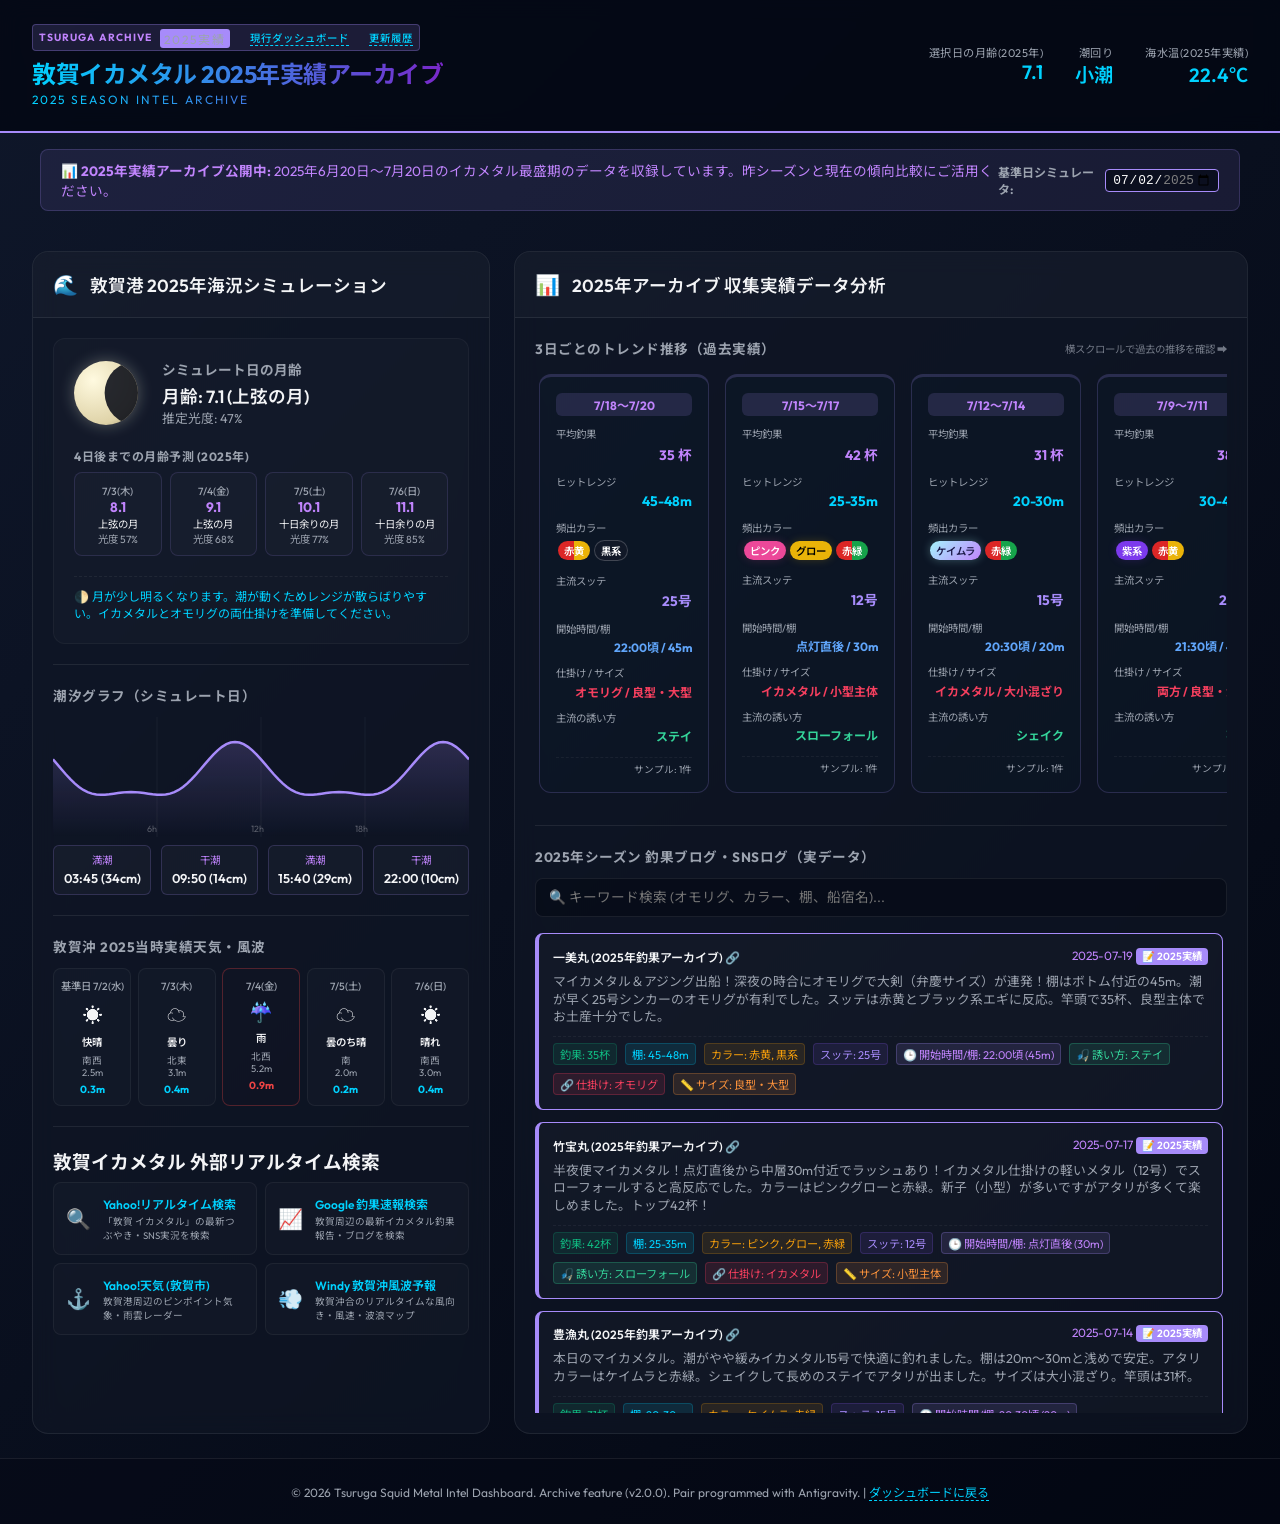
<file: archive-2025.html>
<!DOCTYPE html>
<html lang="ja">
<head>
  <meta charset="UTF-8">
  <meta name="viewport" content="width=device-width, initial-scale=1.0">
  <title>敦賀イカメタル 2025年実績アーカイブ | Tsuruga Squid Metal Intel Dashboard</title>
  <link rel="preconnect" href="https://fonts.googleapis.com">
  <link rel="preconnect" href="https://fonts.gstatic.com" crossorigin>
  <link href="https://fonts.googleapis.com/css2?family=Outfit:wght@300;400;600;700&family=Noto+Sans+JP:wght@300;400;500;700&display=swap" rel="stylesheet">
  <link rel="stylesheet" href="style.css">
</head>
<body class="dark-theme">
  <header class="app-header" style="border-bottom: 2px solid #a78bfa;">
    <div class="header-logo-section">
      <div class="header-badge" style="background: rgba(167, 139, 250, 0.15); color: #c084fc; border: 1px solid rgba(167, 139, 250, 0.3);">
        TSURUGA ARCHIVE <span class="version-badge" style="background: #a78bfa;">2025実績</span>
        <a href="index.html" style="color: var(--primary); text-decoration: none; margin-left: 12px; font-weight: 500; border-bottom: 1px dashed var(--primary);">現行ダッシュボード</a>
        <a href="changelog.html" style="color: var(--primary); text-decoration: none; margin-left: 12px; font-weight: 500; border-bottom: 1px dashed var(--primary);">更新履歴</a>
      </div>
      <h1>敦賀イカメタル 2025年実績アーカイブ <span style="color: #a78bfa;">2025 Season Intel Archive</span></h1>
    </div>
    <div class="header-stats">
      <div class="stat-item">
        <span class="label">選択日の月齢(2025年)</span>
        <span id="header-moon-phase" class="value">--.-</span>
      </div>
      <div class="stat-item">
        <span class="label">潮回り</span>
        <span id="header-tide-name" class="value">--</span>
      </div>
      <div class="stat-item">
        <span class="label">海水温(2025年実績)</span>
        <span class="value" id="header-sea-temp">22.4℃</span>
      </div>
    </div>
  </header>

  <!-- Banner for archive indicator -->
  <div style="background: rgba(167, 139, 250, 0.1); border: 1px solid rgba(167, 139, 250, 0.2); border-radius: 8px; margin: 1rem auto; max-width: 1200px; padding: 10px 20px; font-size: 0.85rem; color: #c084fc; display: flex; align-items: center; justify-content: space-between;">
    <span>📊 <strong>2025年実績アーカイブ公開中:</strong> 2025年6月20日〜7月20日のイカメタル最盛期のデータを収録しています。昨シーズンと現在の傾向比較にご活用ください。</span>
    <!-- Archive date simulator -->
    <div style="display: flex; align-items: center; gap: 8px;">
      <label for="archive-date-picker" style="font-size: 0.75rem; font-weight: bold; color: var(--text-secondary);">基準日シミュレータ:</label>
      <input type="date" id="archive-date-picker" value="2025-07-02" min="2025-06-20" max="2025-07-20" style="background: rgba(3,7,18,0.6); border: 1px solid #a78bfa; border-radius: 4px; color: white; padding: 2px 6px; font-family: monospace; font-size: 0.8rem; cursor: pointer;">
    </div>
  </div>

  <main class="dashboard-grid">
    <!-- Left Column: Sea & Weather Conditions -->
    <section class="grid-card sea-conditions-card" id="card-conditions">
      <div class="card-header">
        <div class="header-icon" style="color: #a78bfa;">🌊</div>
        <h2>敦賀港 2025年海況シミュレーション</h2>
      </div>
      <div class="card-content">
        <!-- Moon Phase Visualizer & Forecast -->
        <div class="moon-visual-wrapper">
          <div class="moon-main-section">
            <div class="moon-disk" id="moon-disk-graphic">
              <div class="moon-shadow" id="moon-shadow-graphic"></div>
            </div>
            <div class="moon-details">
              <h3>シミュレート日の月齢</h3>
              <p class="moon-age-text">月齢: <span id="detail-moon-age">0.0</span> (<span id="detail-moon-name">新月</span>)</p>
              <p class="moon-light-text">推定光度: <span id="detail-moon-illumination">0</span>%</p>
            </div>
          </div>
          
          <div class="moon-forecast-section">
            <h4>4日後までの月齢予測 (2025年)</h4>
            <div class="forecast-row" id="moon-forecast-container">
              <!-- Dynamically populated by JS -->
            </div>
          </div>

          <p class="tackle-tip" id="moon-tackle-tip">読込中...</p>
        </div>

        <div class="divider"></div>

        <!-- Tide Graph -->
        <div class="tide-graph-section">
          <h3>潮汐グラフ（シミュレート日）</h3>
          <div class="canvas-container">
            <canvas id="tide-canvas"></canvas>
          </div>
          <div class="tide-times" id="tide-times-list">
            <!-- Dynamically populated -->
          </div>
        </div>

        <div class="divider"></div>

        <!-- 5-Day Weather & Sea Condition Forecast -->
        <div class="weather-wind-widget">
          <h3>敦賀沖 2025当時実績天気・風波</h3>
          <div class="weather-forecast-grid" id="weather-forecast-container">
            <!-- Dynamically populated by JS -->
          </div>
        </div>

        <div class="divider"></div>

        <!-- Real-time External Search Navigation -->
        <div class="search-nav-widget">
          <h3>敦賀イカメタル 外部リアルタイム検索</h3>
          <div class="search-nav-links">
            <a href="https://search.yahoo.co.jp/realtime/search?p=%E6%95%A6%E8%B3%80+%E3%82%A4%E3%82%AB%E3%83%A1%E3%82%BF%E3%83%AB" target="_blank" rel="noopener noreferrer" class="search-nav-item">
              <span class="search-nav-icon">🔍</span>
              <div class="search-nav-text">
                <span class="search-nav-title">Yahoo!リアルタイム検索</span>
                <span class="search-nav-desc">「敦賀 イカメタル」の最新つぶやき・SNS実況を検索</span>
              </div>
            </a>
            <a href="https://www.google.com/search?q=%E6%95%A6%E8%B3%80+%E3%82%A4%E3%82%AB%E3%83%A1%E3%82%BF%E3%83%AB+%E9%87%A3%E6%9E%9C" target="_blank" rel="noopener noreferrer" class="search-nav-item">
              <span class="search-nav-icon">📈</span>
              <div class="search-nav-text">
                <span class="search-nav-title">Google 釣果速報検索</span>
                <span class="search-nav-desc">敦賀周辺の最新イカメタル釣果報告・ブログを検索</span>
              </div>
            </a>
            <a href="https://weather.yahoo.co.jp/weather/jp/18/5510/18202.html" target="_blank" rel="noopener noreferrer" class="search-nav-item">
              <span class="search-nav-icon">⚓</span>
              <div class="search-nav-text">
                <span class="search-nav-title">Yahoo!天気 (敦賀市)</span>
                <span class="search-nav-desc">敦賀港周辺のピンポイント気象・雨雲レーダー</span>
              </div>
            </a>
            <a href="https://www.windy.com/35.750/136.050?35.422,136.050,9" target="_blank" rel="noopener noreferrer" class="search-nav-item">
              <span class="search-nav-icon">💨</span>
              <div class="search-nav-text">
                <span class="search-nav-title">Windy 敦賀沖風波予報</span>
                <span class="search-nav-desc">敦賀沖合のリアルタイムな風向き・風速・波浪マップ</span>
              </div>
            </a>
          </div>
        </div>
      </div>
    </section>

    <!-- Center Column: Live Intel & SNS Aggregator -->
    <section class="grid-card intel-logger-card" id="card-logger">
      <div class="card-header">
        <div class="header-icon" style="color: #a78bfa;">📊</div>
        <h2>2025年アーカイブ 収集実績データ分析</h2>
      </div>
      <div class="card-content">
        <!-- 3-Day Interval Trend Timeline -->
        <div class="trends-timeline-section">
          <div class="trends-section-header">
            <h3>3日ごとのトレンド推移（過去実績）</h3>
            <span class="timeline-helper-text">横スクロールで過去の推移を確認 ➡️</span>
          </div>
          <div class="trends-timeline" id="trends-timeline-container">
            <!-- Dynamically populated by JS -->
          </div>
        </div>

        <div class="divider"></div>

        <!-- Social Media Gathered Feed -->
        <div class="sns-feed-section">
          <div class="section-title-btn">
            <h3>2025年シーズン 釣果ブログ・SNSログ（実データ）</h3>
          </div>

          <!-- Search controls -->
          <div class="feed-controls">
            <input type="text" id="feed-search" placeholder="🔍 キーワード検索 (オモリグ、カラー、棚、船宿名)...">
          </div>

          <!-- List of gathered posts -->
          <div class="feed-list-container">
            <div id="no-feeds-msg" class="empty-message hidden">該当する投稿データが見つかりませんでした。</div>
            <ul id="feed-list" class="feed-list">
              <!-- Dynamically populated from script -->
            </ul>
          </div>
        </div>
      </div>
    </section>
  </main>

  <footer class="app-footer">
    <p>&copy; 2026 Tsuruga Squid Metal Intel Dashboard. Archive feature (v2.0.0). Pair programmed with Antigravity. | <a href="index.html" style="color: var(--primary); text-decoration: none; border-bottom: 1px dashed var(--primary);">ダッシュボードに戻る</a></p>
  </footer>

  <script src="archive-2025.js?v=2.0.0"></script>
</body>
</html>
</file>
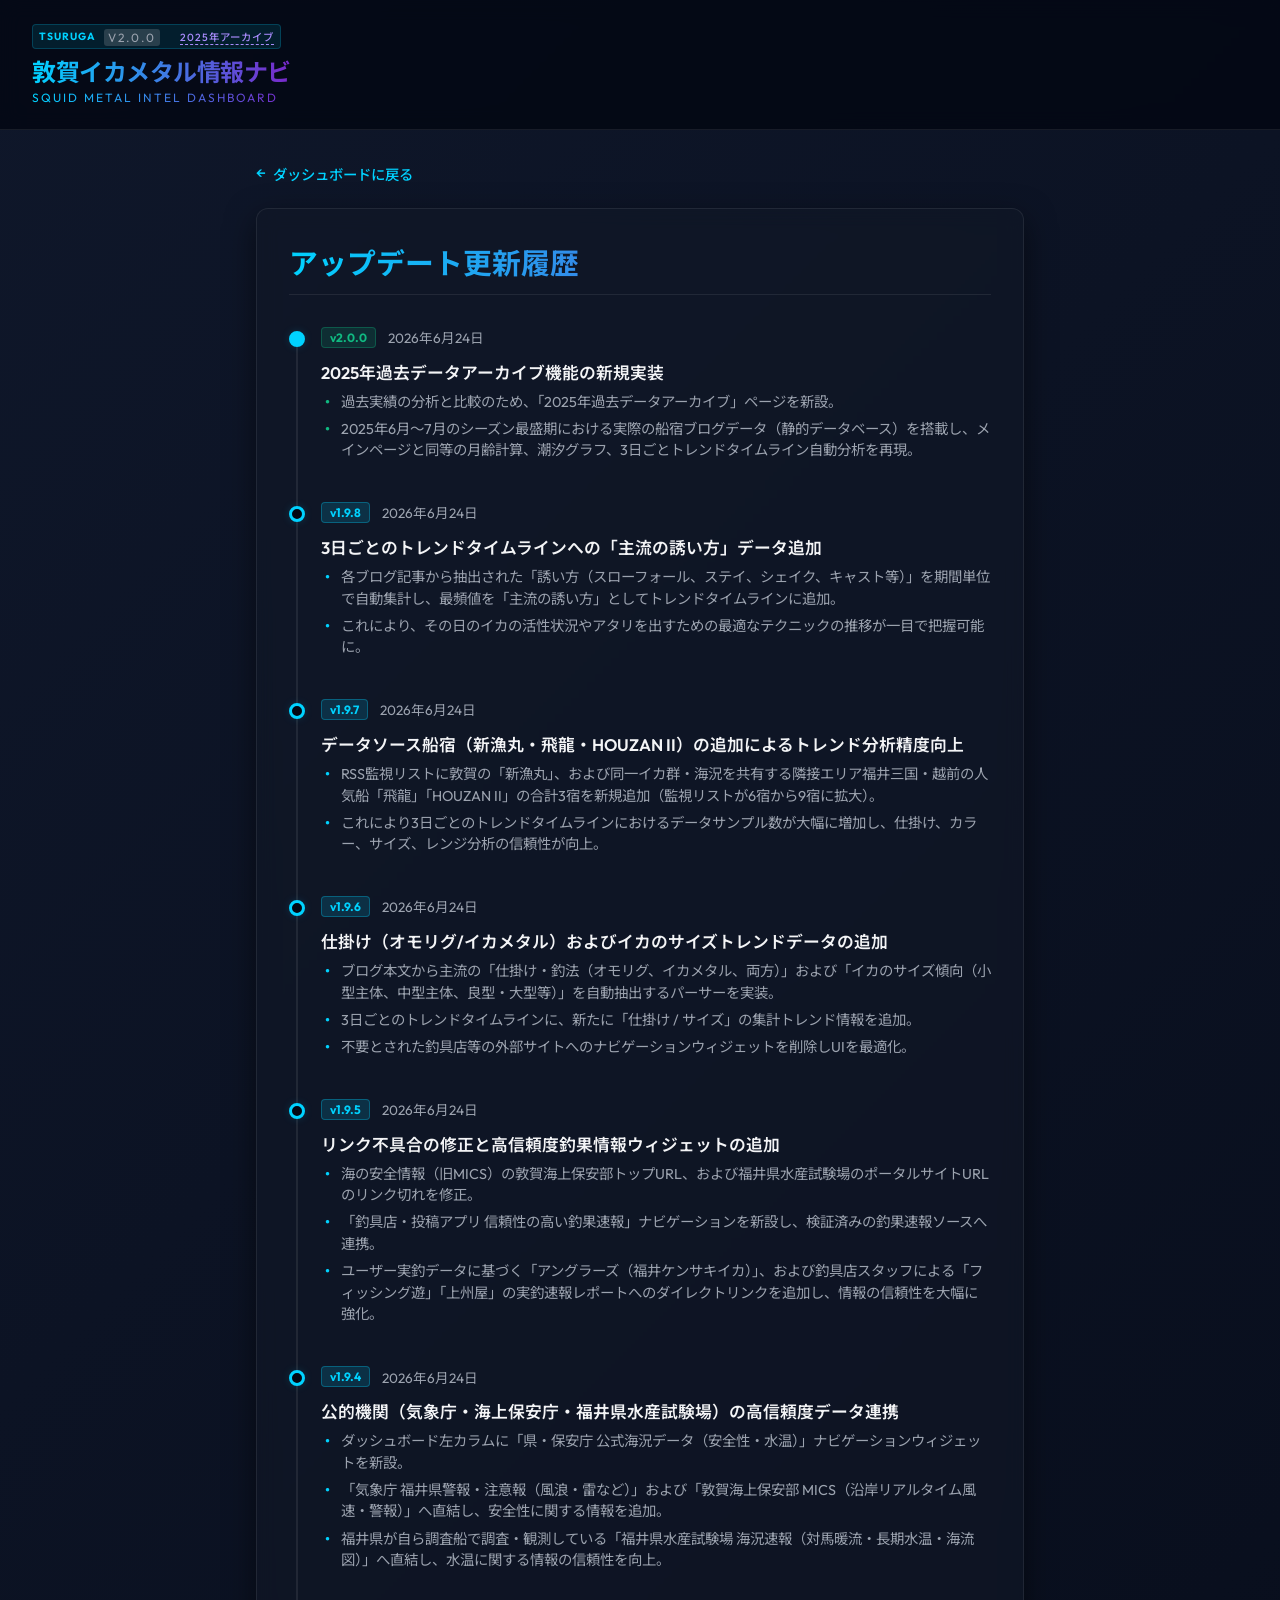
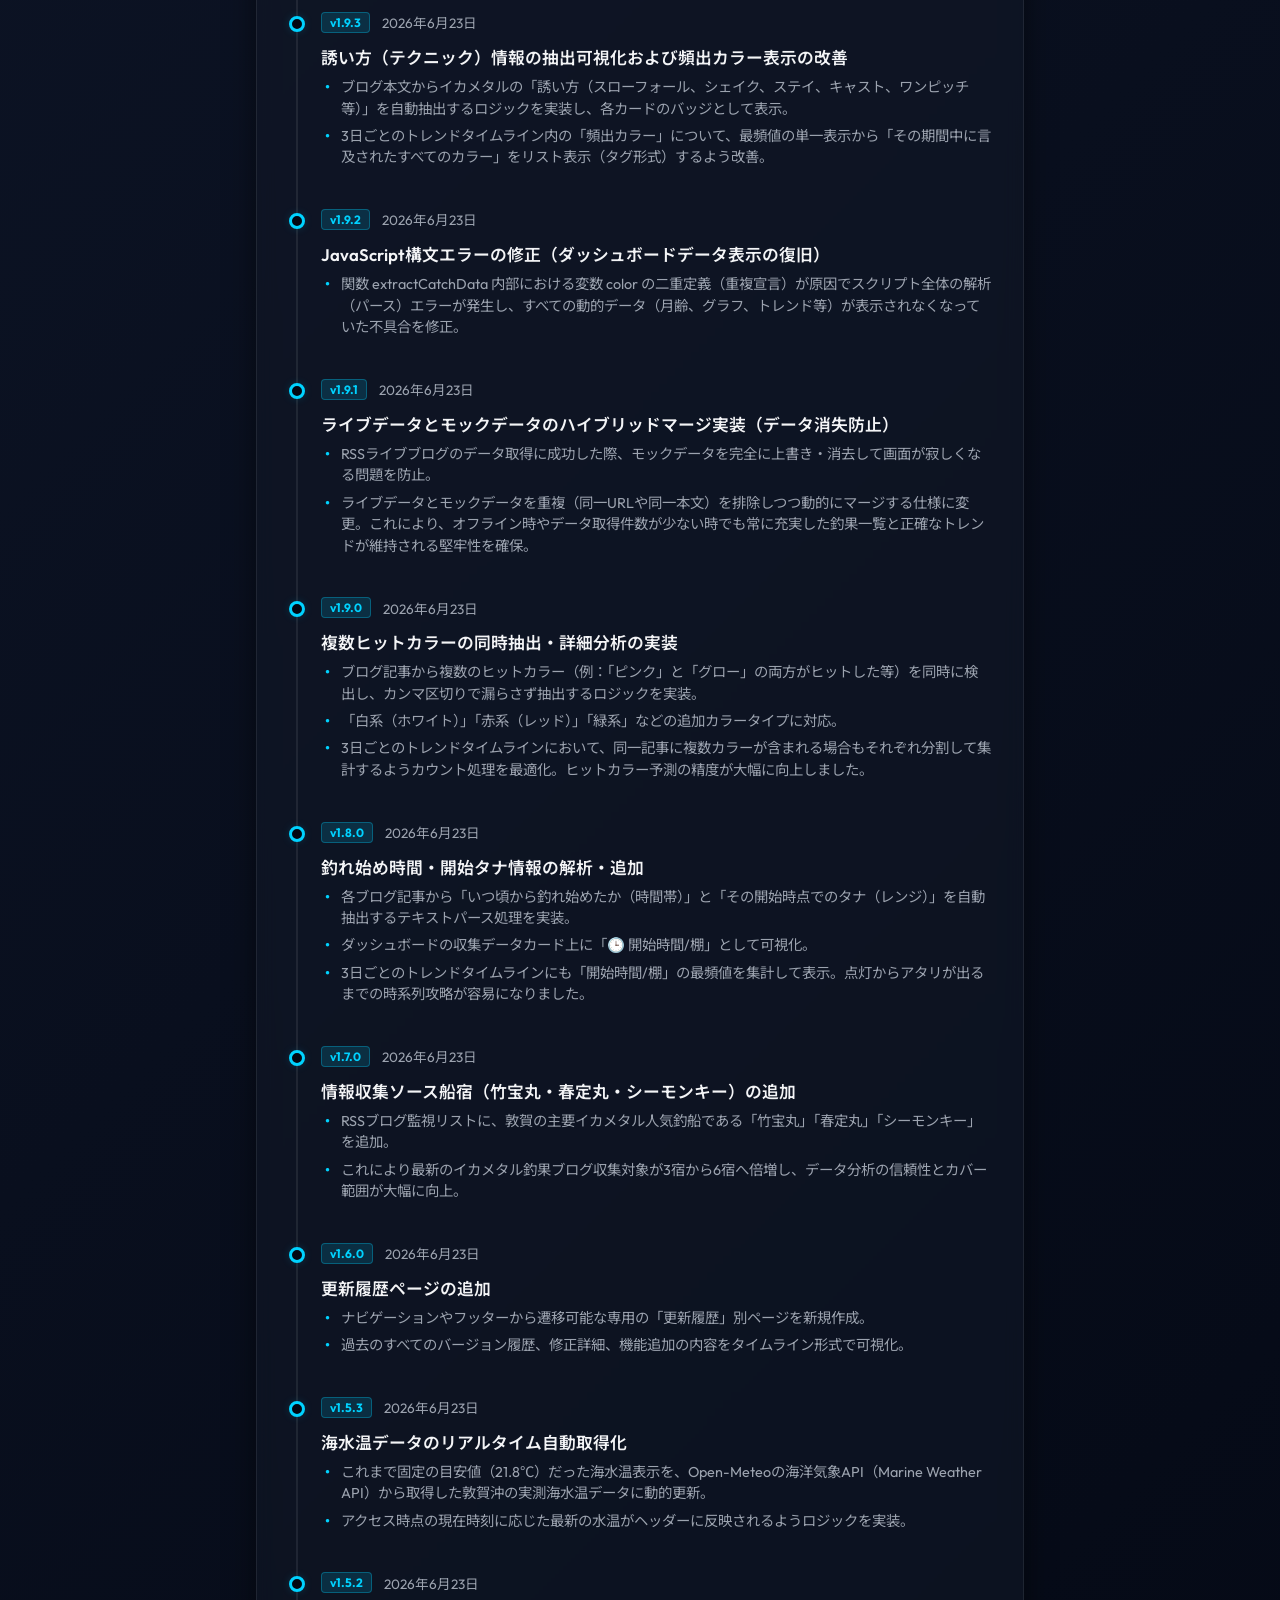
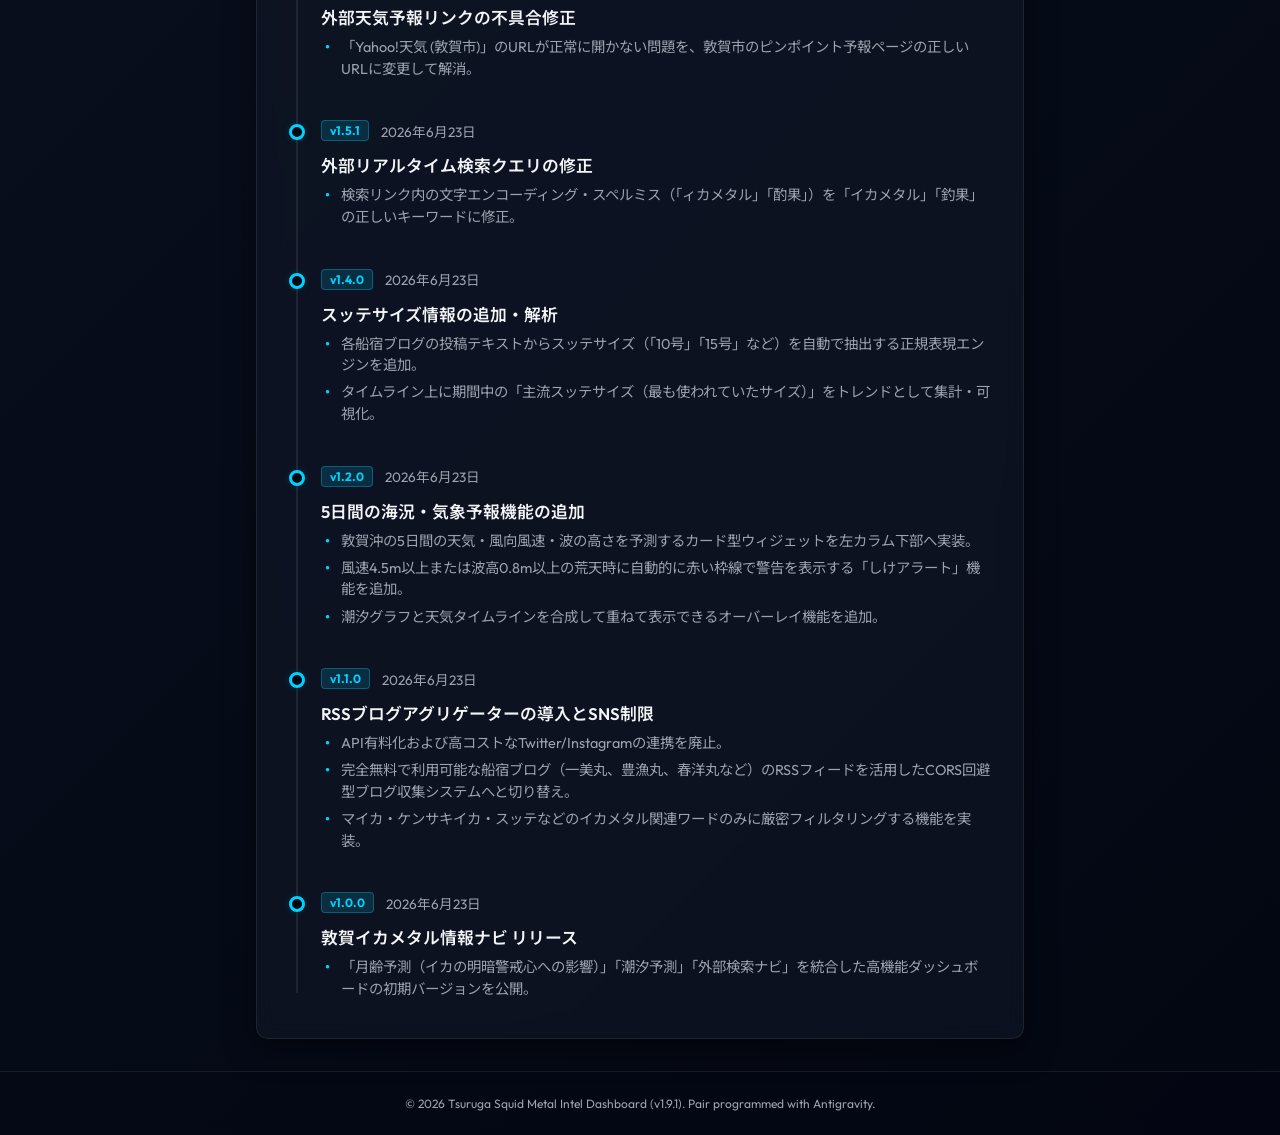
<file: changelog.html>
<!DOCTYPE html>
<html lang="ja">
<head>
  <meta charset="UTF-8">
  <meta name="viewport" content="width=device-width, initial-scale=1.0">
  <title>更新履歴 | 敦賀イカメタル情報ナビ</title>
  <link rel="preconnect" href="https://fonts.googleapis.com">
  <link rel="preconnect" href="https://fonts.gstatic.com" crossorigin>
  <link href="https://fonts.googleapis.com/css2?family=Outfit:wght@300;400;600;700&family=Noto+Sans+JP:wght@300;400;500;700&display=swap" rel="stylesheet">
  <link rel="stylesheet" href="style.css">
  <style>
    .changelog-container {
      max-width: 800px;
      margin: 2rem auto;
      padding: 0 1rem;
      flex: 1;
    }
    .back-link-wrapper {
      margin-bottom: 1.5rem;
    }
    .back-btn {
      display: inline-flex;
      align-items: center;
      gap: 0.5rem;
      color: var(--primary);
      text-decoration: none;
      font-size: 0.9rem;
      font-weight: 500;
      transition: opacity 0.2s ease;
    }
    .back-btn:hover {
      opacity: 0.8;
    }
    .changelog-card {
      background: var(--panel-bg);
      backdrop-filter: blur(10px);
      border: 1px solid var(--border-color);
      border-radius: 12px;
      padding: 2rem;
      box-shadow: 0 10px 30px rgba(0, 0, 0, 0.5);
    }
    .changelog-title {
      font-size: 1.8rem;
      font-weight: 700;
      margin-bottom: 2rem;
      background: var(--accent-gradient);
      -webkit-background-clip: text;
      -webkit-text-fill-color: transparent;
      border-bottom: 1px solid var(--border-color);
      padding-bottom: 0.75rem;
    }
    .timeline {
      position: relative;
      padding-left: 2rem;
    }
    .timeline::before {
      content: '';
      position: absolute;
      left: 7px;
      top: 0.5rem;
      bottom: 0.5rem;
      width: 2px;
      background: var(--border-color);
    }
    .timeline-item {
      position: relative;
      margin-bottom: 2.5rem;
    }
    .timeline-item:last-child {
      margin-bottom: 0;
    }
    .timeline-marker {
      position: absolute;
      left: -2rem;
      top: 0.25rem;
      width: 16px;
      height: 16px;
      border-radius: 50%;
      background: var(--bg-color);
      border: 3px solid var(--primary);
      box-shadow: 0 0 8px var(--primary-glow);
    }
    .timeline-item.latest .timeline-marker {
      background: var(--primary);
      animation: pulse 2s infinite;
    }
    .version-header {
      display: flex;
      align-items: center;
      gap: 0.75rem;
      margin-bottom: 0.75rem;
      flex-wrap: wrap;
    }
    .ver-badge {
      background: rgba(0, 210, 255, 0.15);
      color: var(--primary);
      border: 1px solid rgba(0, 210, 255, 0.3);
      font-size: 0.75rem;
      font-weight: 700;
      padding: 2px 8px;
      border-radius: 4px;
    }
    .timeline-item.latest .ver-badge {
      background: rgba(16, 185, 129, 0.15);
      color: var(--success);
      border-color: rgba(16, 185, 129, 0.3);
    }
    .ver-date {
      color: var(--text-secondary);
      font-size: 0.85rem;
    }
    .ver-summary {
      font-size: 1.05rem;
      font-weight: 600;
      color: var(--text-primary);
      margin-bottom: 0.5rem;
    }
    .ver-details {
      list-style-type: none;
      padding-left: 0;
    }
    .ver-details li {
      position: relative;
      padding-left: 1.25rem;
      margin-bottom: 0.35rem;
      font-size: 0.9rem;
      color: var(--text-secondary);
      line-height: 1.5;
    }
    .ver-details li::before {
      content: '•';
      position: absolute;
      left: 0.25rem;
      color: var(--primary);
      font-weight: bold;
    }
    .timeline-item.latest .ver-details li::before {
      color: var(--success);
    }
    
    @keyframes pulse {
      0% {
        box-shadow: 0 0 0 0 rgba(0, 210, 255, 0.7);
      }
      70% {
        box-shadow: 0 0 0 6px rgba(0, 210, 255, 0);
      }
      100% {
        box-shadow: 0 0 0 0 rgba(0, 210, 255, 0);
      }
    }
  </style>
</head>
<body class="dark-theme">
  <header class="app-header">
    <div class="header-logo-section">
      <div class="header-badge">
        TSURUGA <span class="version-badge">v2.0.0</span>
        <a href="archive-2025.html" style="color: #a78bfa; text-decoration: none; margin-left: 12px; font-weight: 500; border-bottom: 1px dashed #a78bfa;">2025年アーカイブ</a>
      </div>
      <h1>敦賀イカメタル情報ナビ <span>Squid Metal Intel Dashboard</span></h1>
    </div>
  </header>

  <div class="changelog-container">
    <div class="back-link-wrapper">
      <a href="index.html" class="back-btn">
        <span>←</span> ダッシュボードに戻る
      </a>
    </div>

    <div class="changelog-card">
      <h2 class="changelog-title">アップデート更新履歴</h2>
      
      <div class="timeline">
        <!-- v2.0.0 -->
        <div class="timeline-item latest">
          <div class="timeline-marker"></div>
          <div class="version-header">
            <span class="ver-badge">v2.0.0</span>
            <span class="ver-date">2026年6月24日</span>
          </div>
          <div class="ver-summary">2025年過去データアーカイブ機能の新規実装</div>
          <ul class="ver-details">
            <li>過去実績の分析と比較のため、「2025年過去データアーカイブ」ページを新設。</li>
            <li>2025年6月〜7月のシーズン最盛期における実際の船宿ブログデータ（静的データベース）を搭載し、メインページと同等の月齢計算、潮汐グラフ、3日ごとトレンドタイムライン自動分析を再現。</li>
          </ul>
        </div>

        <!-- v1.9.8 -->
        <div class="timeline-item">
          <div class="timeline-marker"></div>
          <div class="version-header">
            <span class="ver-badge">v1.9.8</span>
            <span class="ver-date">2026年6月24日</span>
          </div>
          <div class="ver-summary">3日ごとのトレンドタイムラインへの「主流の誘い方」データ追加</div>
          <ul class="ver-details">
            <li>各ブログ記事から抽出された「誘い方（スローフォール、ステイ、シェイク、キャスト等）」を期間単位で自動集計し、最頻値を「主流の誘い方」としてトレンドタイムラインに追加。</li>
            <li>これにより、その日のイカの活性状況やアタリを出すための最適なテクニックの推移が一目で把握可能に。</li>
          </ul>
        </div>

        <!-- v1.9.7 -->
        <div class="timeline-item">
          <div class="timeline-marker"></div>
          <div class="version-header">
            <span class="ver-badge">v1.9.7</span>
            <span class="ver-date">2026年6月24日</span>
          </div>
          <div class="ver-summary">データソース船宿（新漁丸・飛龍・HOUZAN II）の追加によるトレンド分析精度向上</div>
          <ul class="ver-details">
            <li>RSS監視リストに敦賀の「新漁丸」、および同一イカ群・海況を共有する隣接エリア福井三国・越前の人気船「飛龍」「HOUZAN II」の合計3宿を新規追加（監視リストが6宿から9宿に拡大）。</li>
            <li>これにより3日ごとのトレンドタイムラインにおけるデータサンプル数が大幅に増加し、仕掛け、カラー、サイズ、レンジ分析の信頼性が向上。</li>
          </ul>
        </div>

        <!-- v1.9.6 -->
        <div class="timeline-item">
          <div class="timeline-marker"></div>
          <div class="version-header">
            <span class="ver-badge">v1.9.6</span>
            <span class="ver-date">2026年6月24日</span>
          </div>
          <div class="ver-summary">仕掛け（オモリグ/イカメタル）およびイカのサイズトレンドデータの追加</div>
          <ul class="ver-details">
            <li>ブログ本文から主流の「仕掛け・釣法（オモリグ、イカメタル、両方）」および「イカのサイズ傾向（小型主体、中型主体、良型・大型等）」を自動抽出するパーサーを実装。</li>
            <li>3日ごとのトレンドタイムラインに、新たに「仕掛け / サイズ」の集計トレンド情報を追加。</li>
            <li>不要とされた釣具店等の外部サイトへのナビゲーションウィジェットを削除しUIを最適化。</li>
          </ul>
        </div>

        <!-- v1.9.5 -->
        <div class="timeline-item">
          <div class="timeline-marker"></div>
          <div class="version-header">
            <span class="ver-badge">v1.9.5</span>
            <span class="ver-date">2026年6月24日</span>
          </div>
          <div class="ver-summary">リンク不具合の修正と高信頼度釣果情報ウィジェットの追加</div>
          <ul class="ver-details">
            <li>海の安全情報（旧MICS）の敦賀海上保安部トップURL、および福井県水産試験場のポータルサイトURLのリンク切れを修正。</li>
            <li>「釣具店・投稿アプリ 信頼性の高い釣果速報」ナビゲーションを新設し、検証済みの釣果速報ソースへ連携。</li>
            <li>ユーザー実釣データに基づく「アングラーズ（福井ケンサキイカ）」、および釣具店スタッフによる「フィッシング遊」「上州屋」の実釣速報レポートへのダイレクトリンクを追加し、情報の信頼性を大幅に強化。</li>
          </ul>
        </div>

        <!-- v1.9.4 -->
        <div class="timeline-item">
          <div class="timeline-marker"></div>
          <div class="version-header">
            <span class="ver-badge">v1.9.4</span>
            <span class="ver-date">2026年6月24日</span>
          </div>
          <div class="ver-summary">公的機関（気象庁・海上保安庁・福井県水産試験場）の高信頼度データ連携</div>
          <ul class="ver-details">
            <li>ダッシュボード左カラムに「県・保安庁 公式海況データ（安全性・水温）」ナビゲーションウィジェットを新設。</li>
            <li>「気象庁 福井県警報・注意報（風浪・雷など）」および「敦賀海上保安部 MICS（沿岸リアルタイム風速・警報）」へ直結し、安全性に関する情報を追加。</li>
            <li>福井県が自ら調査船で調査・観測している「福井県水産試験場 海況速報（対馬暖流・長期水温・海流図）」へ直結し、水温に関する情報の信頼性を向上。</li>
          </ul>
        </div>

        <!-- v1.9.3 -->
        <div class="timeline-item">
          <div class="timeline-marker"></div>
          <div class="version-header">
            <span class="ver-badge">v1.9.3</span>
            <span class="ver-date">2026年6月23日</span>
          </div>
          <div class="ver-summary">誘い方（テクニック）情報の抽出可視化および頻出カラー表示の改善</div>
          <ul class="ver-details">
            <li>ブログ本文からイカメタルの「誘い方（スローフォール、シェイク、ステイ、キャスト、ワンピッチ等）」を自動抽出するロジックを実装し、各カードのバッジとして表示。</li>
            <li>3日ごとのトレンドタイムライン内の「頻出カラー」について、最頻値の単一表示から「その期間中に言及されたすべてのカラー」をリスト表示（タグ形式）するよう改善。</li>
          </ul>
        </div>

        <!-- v1.9.2 -->
        <div class="timeline-item">
          <div class="timeline-marker"></div>
          <div class="version-header">
            <span class="ver-badge">v1.9.2</span>
            <span class="ver-date">2026年6月23日</span>
          </div>
          <div class="ver-summary">JavaScript構文エラーの修正（ダッシュボードデータ表示の復旧）</div>
          <ul class="ver-details">
            <li>関数 <code>extractCatchData</code> 内部における変数 <code>color</code> の二重定義（重複宣言）が原因でスクリプト全体の解析（パース）エラーが発生し、すべての動的データ（月齢、グラフ、トレンド等）が表示されなくなっていた不具合を修正。</li>
          </ul>
        </div>

        <!-- v1.9.1 -->
        <div class="timeline-item">
          <div class="timeline-marker"></div>
          <div class="version-header">
            <span class="ver-badge">v1.9.1</span>
            <span class="ver-date">2026年6月23日</span>
          </div>
          <div class="ver-summary">ライブデータとモックデータのハイブリッドマージ実装（データ消失防止）</div>
          <ul class="ver-details">
            <li>RSSライブブログのデータ取得に成功した際、モックデータを完全に上書き・消去して画面が寂しくなる問題を防止。</li>
            <li>ライブデータとモックデータを重複（同一URLや同一本文）を排除しつつ動的にマージする仕様に変更。これにより、オフライン時やデータ取得件数が少ない時でも常に充実した釣果一覧と正確なトレンドが維持される堅牢性を確保。</li>
          </ul>
        </div>

        <!-- v1.9.0 -->
        <div class="timeline-item">
          <div class="timeline-marker"></div>
          <div class="version-header">
            <span class="ver-badge">v1.9.0</span>
            <span class="ver-date">2026年6月23日</span>
          </div>
          <div class="ver-summary">複数ヒットカラーの同時抽出・詳細分析の実装</div>
          <ul class="ver-details">
            <li>ブログ記事から複数のヒットカラー（例：「ピンク」と「グロー」の両方がヒットした等）を同時に検出し、カンマ区切りで漏らさず抽出するロジックを実装。</li>
            <li>「白系（ホワイト）」「赤系（レッド）」「緑系」などの追加カラータイプに対応。</li>
            <li>3日ごとのトレンドタイムラインにおいて、同一記事に複数カラーが含まれる場合もそれぞれ分割して集計するようカウント処理を最適化。ヒットカラー予測の精度が大幅に向上しました。</li>
          </ul>
        </div>

        <!-- v1.8.0 -->
        <div class="timeline-item">
          <div class="timeline-marker"></div>
          <div class="version-header">
            <span class="ver-badge">v1.8.0</span>
            <span class="ver-date">2026年6月23日</span>
          </div>
          <div class="ver-summary">釣れ始め時間・開始タナ情報の解析・追加</div>
          <ul class="ver-details">
            <li>各ブログ記事から「いつ頃から釣れ始めたか（時間帯）」と「その開始時点でのタナ（レンジ）」を自動抽出するテキストパース処理を実装。</li>
            <li>ダッシュボードの収集データカード上に「🕒 開始時間/棚」として可視化。</li>
            <li>3日ごとのトレンドタイムラインにも「開始時間/棚」の最頻値を集計して表示。点灯からアタリが出るまでの時系列攻略が容易になりました。</li>
          </ul>
        </div>

        <!-- v1.7.0 -->
        <div class="timeline-item">
          <div class="timeline-marker"></div>
          <div class="version-header">
            <span class="ver-badge">v1.7.0</span>
            <span class="ver-date">2026年6月23日</span>
          </div>
          <div class="ver-summary">情報収集ソース船宿（竹宝丸・春定丸・シーモンキー）の追加</div>
          <ul class="ver-details">
            <li>RSSブログ監視リストに、敦賀の主要イカメタル人気釣船である「竹宝丸」「春定丸」「シーモンキー」を追加。</li>
            <li>これにより最新のイカメタル釣果ブログ収集対象が3宿から6宿へ倍増し、データ分析の信頼性とカバー範囲が大幅に向上。</li>
          </ul>
        </div>

        <!-- v1.6.0 -->
        <div class="timeline-item">
          <div class="timeline-marker"></div>
          <div class="version-header">
            <span class="ver-badge">v1.6.0</span>
            <span class="ver-date">2026年6月23日</span>
          </div>
          <div class="ver-summary">更新履歴ページの追加</div>
          <ul class="ver-details">
            <li>ナビゲーションやフッターから遷移可能な専用の「更新履歴」別ページを新規作成。</li>
            <li>過去のすべてのバージョン履歴、修正詳細、機能追加の内容をタイムライン形式で可視化。</li>
          </ul>
        </div>

        <!-- v1.5.3 -->
        <div class="timeline-item">
          <div class="timeline-marker"></div>
          <div class="version-header">
            <span class="ver-badge">v1.5.3</span>
            <span class="ver-date">2026年6月23日</span>
          </div>
          <div class="ver-summary">海水温データのリアルタイム自動取得化</div>
          <ul class="ver-details">
            <li>これまで固定の目安値（21.8℃）だった海水温表示を、Open-Meteoの海洋気象API（Marine Weather API）から取得した敦賀沖の実測海水温データに動的更新。</li>
            <li>アクセス時点の現在時刻に応じた最新の水温がヘッダーに反映されるようロジックを実装。</li>
          </ul>
        </div>

        <!-- v1.5.2 -->
        <div class="timeline-item">
          <div class="timeline-marker"></div>
          <div class="version-header">
            <span class="ver-badge">v1.5.2</span>
            <span class="ver-date">2026年6月23日</span>
          </div>
          <div class="ver-summary">外部天気予報リンクの不具合修正</div>
          <ul class="ver-details">
            <li>「Yahoo!天気 (敦賀市)」のURLが正常に開かない問題を、敦賀市のピンポイント予報ページの正しいURLに変更して解消。</li>
          </ul>
        </div>

        <!-- v1.5.0 - v1.5.1 -->
        <div class="timeline-item">
          <div class="timeline-marker"></div>
          <div class="version-header">
            <span class="ver-badge">v1.5.1</span>
            <span class="ver-date">2026年6月23日</span>
          </div>
          <div class="ver-summary">外部リアルタイム検索クエリの修正</div>
          <ul class="ver-details">
            <li>検索リンク内の文字エンコーディング・スペルミス（「ィカメタル」「酌果」）を「イカメタル」「釣果」の正しいキーワードに修正。</li>
          </ul>
        </div>

        <!-- v1.3.0 - v1.4.0 -->
        <div class="timeline-item">
          <div class="timeline-marker"></div>
          <div class="version-header">
            <span class="ver-badge">v1.4.0</span>
            <span class="ver-date">2026年6月23日</span>
          </div>
          <div class="ver-summary">スッテサイズ情報の追加・解析</div>
          <ul class="ver-details">
            <li>各船宿ブログの投稿テキストからスッテサイズ（「10号」「15号」など）を自動で抽出する正規表現エンジンを追加。</li>
            <li>タイムライン上に期間中の「主流スッテサイズ（最も使われていたサイズ）」をトレンドとして集計・可視化。</li>
          </ul>
        </div>

        <!-- v1.2.0 -->
        <div class="timeline-item">
          <div class="timeline-marker"></div>
          <div class="version-header">
            <span class="ver-badge">v1.2.0</span>
            <span class="ver-date">2026年6月23日</span>
          </div>
          <div class="ver-summary">5日間の海況・気象予報機能の追加</div>
          <ul class="ver-details">
            <li>敦賀沖の5日間の天気・風向風速・波の高さを予測するカード型ウィジェットを左カラム下部へ実装。</li>
            <li>風速4.5m以上または波高0.8m以上の荒天時に自動的に赤い枠線で警告を表示する「しけアラート」機能を追加。</li>
            <li>潮汐グラフと天気タイムラインを合成して重ねて表示できるオーバーレイ機能を追加。</li>
          </ul>
        </div>

        <!-- v1.1.0 -->
        <div class="timeline-item">
          <div class="timeline-marker"></div>
          <div class="version-header">
            <span class="ver-badge">v1.1.0</span>
            <span class="ver-date">2026年6月23日</span>
          </div>
          <div class="ver-summary">RSSブログアグリゲーターの導入とSNS制限</div>
          <ul class="ver-details">
            <li>API有料化および高コストなTwitter/Instagramの連携を廃止。</li>
            <li>完全無料で利用可能な船宿ブログ（一美丸、豊漁丸、春洋丸など）のRSSフィードを活用したCORS回避型ブログ収集システムへと切り替え。</li>
            <li>マイカ・ケンサキイカ・スッテなどのイカメタル関連ワードのみに厳密フィルタリングする機能を実装。</li>
          </ul>
        </div>

        <!-- v1.0.0 -->
        <div class="timeline-item">
          <div class="timeline-marker"></div>
          <div class="version-header">
            <span class="ver-badge">v1.0.0</span>
            <span class="ver-date">2026年6月23日</span>
          </div>
          <div class="ver-summary">敦賀イカメタル情報ナビ リリース</div>
          <ul class="ver-details">
            <li>「月齢予測（イカの明暗警戒心への影響）」「潮汐予測」「外部検索ナビ」を統合した高機能ダッシュボードの初期バージョンを公開。</li>
          </ul>
        </div>
      </div>
    </div>
  </div>

  <footer class="app-footer">
    <p>&copy; 2026 Tsuruga Squid Metal Intel Dashboard (v1.9.1). Pair programmed with Antigravity.</p>
  </footer>
</body>
</html>
</file>
<file: style.css>
:root {
  --bg-color: #030712;
  --panel-bg: rgba(17, 24, 39, 0.6);
  --border-color: rgba(255, 255, 255, 0.08);
  --text-primary: #f3f4f6;
  --text-secondary: #9ca3af;
  
  --primary: #00d2ff;
  --primary-glow: rgba(0, 210, 255, 0.15);
  --success: #10b981;
  --warning: #f59e0b;
  --danger: #ef4444;
  
  --twitter: #1da1f2;
  --instagram: linear-gradient(45deg, #f09433 0%, #e6683c 25%, #dc2743 50%, #cc2366 75%, #bc1888 100%);
  --blog: #10b981;

  --ocean-gradient: linear-gradient(135deg, #0f172a 0%, #030712 100%);
  --accent-gradient: linear-gradient(90deg, #00d2ff 0%, #7928ca 100%);
  --moon-gradient: radial-gradient(circle at 30% 30%, #fffae0 0%, #dfd3a8 70%, #9e936d 100%);
}

* {
  box-sizing: border-box;
  margin: 0;
  padding: 0;
  font-family: 'Outfit', 'Noto Sans JP', sans-serif;
  scrollbar-width: thin;
  scrollbar-color: rgba(255, 255, 255, 0.2) transparent;
}

/* Scrollbar customization */
::-webkit-scrollbar {
  width: 6px;
  height: 6px;
}
::-webkit-scrollbar-track {
  background: transparent;
}
::-webkit-scrollbar-thumb {
  background: rgba(255, 255, 255, 0.2);
  border-radius: 4px;
}
::-webkit-scrollbar-thumb:hover {
  background: rgba(255, 255, 255, 0.4);
}

body {
  background: var(--bg-color);
  background-image: var(--ocean-gradient);
  color: var(--text-primary);
  min-height: 100vh;
  display: flex;
  flex-direction: column;
}

/* Header */
.app-header {
  display: flex;
  justify-content: space-between;
  align-items: center;
  padding: 1.5rem 2rem;
  background: rgba(3, 7, 18, 0.8);
  backdrop-filter: blur(10px);
  border-bottom: 1px solid var(--border-color);
}

.header-logo-section h1 {
  font-size: 1.5rem;
  font-weight: 700;
  letter-spacing: -0.5px;
  background: var(--accent-gradient);
  -webkit-background-clip: text;
  -webkit-text-fill-color: transparent;
  display: flex;
  flex-direction: column;
}

.header-logo-section span {
  font-size: 0.75rem;
  font-weight: 400;
  letter-spacing: 2px;
  color: var(--text-secondary);
  text-transform: uppercase;
  margin-top: 2px;
}

.header-badge {
  display: flex;
  align-items: center;
  gap: 0.5rem;
  background: rgba(0, 210, 255, 0.1);
  color: var(--primary);
  border: 1px solid rgba(0, 210, 255, 0.2);
  font-size: 0.65rem;
  font-weight: 700;
  padding: 2px 6px;
  border-radius: 4px;
  letter-spacing: 1px;
  margin-bottom: 0.25rem;
  width: fit-content;
}

.version-badge {
  background: rgba(255, 255, 255, 0.15);
  color: white;
  padding: 1px 4px;
  border-radius: 3px;
  font-size: 0.6rem;
  font-weight: 400;
}

.header-stats {
  display: flex;
  gap: 2rem;
}

.stat-item {
  display: flex;
  flex-direction: column;
  align-items: flex-end;
}

.stat-item .label {
  font-size: 0.7rem;
  color: var(--text-secondary);
  text-transform: uppercase;
  letter-spacing: 0.5px;
}

.stat-item .value {
  font-size: 1.2rem;
  font-weight: 600;
  color: var(--primary);
}

/* Dashboard Layout (2 Columns) */
.dashboard-grid {
  display: grid;
  grid-template-columns: 1fr 1.6fr;
  gap: 1.5rem;
  padding: 1.5rem 2rem;
  flex-grow: 1;
}

@media (max-width: 1000px) {
  .dashboard-grid {
    grid-template-columns: 1fr;
  }
}

/* Card Styling */
.grid-card {
  background: var(--panel-bg);
  backdrop-filter: blur(12px);
  -webkit-backdrop-filter: blur(12px);
  border: 1px solid var(--border-color);
  border-radius: 16px;
  display: flex;
  flex-direction: column;
  overflow: hidden;
  position: relative;
  transition: transform 0.2s ease, box-shadow 0.2s ease;
}

.grid-card:hover {
  box-shadow: 0 8px 30px rgba(0, 0, 0, 0.4);
}

.card-header {
  padding: 1.25rem;
  border-bottom: 1px solid var(--border-color);
  display: flex;
  align-items: center;
  gap: 0.75rem;
  background: rgba(255, 255, 255, 0.02);
}

.header-icon {
  font-size: 1.25rem;
}

.card-header h2 {
  font-size: 1.1rem;
  font-weight: 600;
}

.card-content {
  padding: 1.25rem;
  display: flex;
  flex-direction: column;
  gap: 1.25rem;
  flex-grow: 1;
}

.divider {
  height: 1px;
  background: var(--border-color);
  width: 100%;
}

/* Moon Layout & Forecast */
.moon-visual-wrapper {
  display: flex;
  flex-direction: column;
  gap: 1.25rem;
  background: rgba(255, 255, 255, 0.02);
  padding: 1.25rem;
  border-radius: 12px;
  border: 1px solid rgba(255, 255, 255, 0.04);
}

.moon-main-section {
  display: flex;
  align-items: center;
  gap: 1.5rem;
}

.moon-disk {
  position: relative;
  width: 64px;
  height: 64px;
  border-radius: 50%;
  background: var(--moon-gradient);
  overflow: hidden;
  box-shadow: 0 0 16px rgba(255, 250, 224, 0.3);
  flex-shrink: 0;
}

.moon-shadow {
  position: absolute;
  top: 0;
  left: 0;
  width: 100%;
  height: 100%;
  background: rgba(3, 7, 18, 0.85);
  border-radius: 50%;
  transition: transform 0.3s ease;
}

.moon-details h3 {
  font-size: 0.85rem;
  color: var(--text-secondary);
  margin-bottom: 0.25rem;
}

.moon-age-text {
  font-size: 1.1rem;
  font-weight: 600;
}

.moon-light-text {
  font-size: 0.8rem;
  color: var(--text-secondary);
}

.moon-forecast-section {
  display: flex;
  flex-direction: column;
  gap: 0.5rem;
}

.moon-forecast-section h4 {
  font-size: 0.75rem;
  color: var(--text-secondary);
  text-transform: uppercase;
  letter-spacing: 0.5px;
}

.forecast-row {
  display: grid;
  grid-template-columns: repeat(4, 1fr);
  gap: 0.5rem;
}

.forecast-item {
  background: rgba(255, 255, 255, 0.02);
  border: 1px solid rgba(255, 255, 255, 0.05);
  padding: 0.6rem 0.4rem;
  border-radius: 8px;
  text-align: center;
  display: flex;
  flex-direction: column;
  gap: 0.2;
}

.forecast-date {
  font-size: 0.65rem;
  color: var(--text-secondary);
  font-weight: 500;
}

.forecast-age {
  font-size: 0.85rem;
  font-weight: 700;
  color: var(--primary);
}

.forecast-name {
  font-size: 0.65rem;
  color: var(--text-primary);
}

.forecast-ill {
  font-size: 0.65rem;
  color: var(--text-secondary);
}

.tackle-tip {
  font-size: 0.75rem;
  color: var(--primary);
  line-height: 1.4;
  border-top: 1px dashed rgba(255, 255, 255, 0.06);
  padding-top: 0.75rem;
}

/* Tide Graph & Times */
.tide-graph-section h3, .weather-wind-widget h3, .sns-feed-section h3 {
  font-size: 0.85rem;
  color: var(--text-secondary);
  text-transform: uppercase;
  letter-spacing: 0.5px;
  margin-bottom: 0.75rem;
}

.canvas-container {
  width: 100%;
  height: 120px;
  position: relative;
}

.tide-times {
  display: flex;
  justify-content: space-between;
  margin-top: 0.5rem;
}

.tide-time-box {
  background: rgba(255, 255, 255, 0.03);
  padding: 0.4rem 0.6rem;
  border-radius: 6px;
  border: 1px solid rgba(255, 255, 255, 0.05);
  text-align: center;
}

.tide-time-box .time-lbl {
  font-size: 0.65rem;
  color: var(--text-secondary);
  display: block;
}

.tide-time-box .time-val {
  font-size: 0.8rem;
  font-weight: 600;
}

/* 5-Day Weather Forecast Widget */
.weather-forecast-grid {
  display: grid;
  grid-template-columns: repeat(5, 1fr);
  gap: 0.4rem;
  margin-top: 0.5rem;
}

.weather-forecast-card {
  background: rgba(255, 255, 255, 0.02);
  border: 1px solid rgba(255, 255, 255, 0.05);
  padding: 0.6rem 0.4rem;
  border-radius: 8px;
  text-align: center;
  display: flex;
  flex-direction: column;
  gap: 0.3rem;
  transition: transform 0.2s, border-color 0.2s;
}

.weather-forecast-card:hover {
  transform: translateY(-1px);
  border-color: rgba(255, 255, 255, 0.1);
}

.weather-forecast-card.rough-sea {
  border-color: rgba(239, 68, 68, 0.3);
  background: rgba(239, 68, 68, 0.01);
}

.weather-forecast-card .w-date {
  font-size: 0.65rem;
  color: var(--text-secondary);
  font-weight: 500;
}

.weather-forecast-card .w-icon {
  font-size: 1.2rem;
  margin: 0.1rem 0;
}

.weather-forecast-card .w-cond {
  font-size: 0.65rem;
  font-weight: 600;
  color: var(--text-primary);
}

.weather-forecast-card .w-wind {
  font-size: 0.6rem;
  color: var(--text-secondary);
  line-height: 1.25;
}

.weather-forecast-card .w-wave {
  font-size: 0.65rem;
  font-weight: 700;
  color: var(--primary);
}

.weather-forecast-card.rough-sea .w-wave {
  color: var(--danger);
}

/* Timeline Trend Styles (Grouped by 3 days) */
.trends-timeline-section {
  display: flex;
  flex-direction: column;
  gap: 0.75rem;
}

.trends-section-header {
  display: flex;
  justify-content: space-between;
  align-items: center;
}

.trends-section-header h3 {
  font-size: 0.85rem;
  color: var(--text-secondary);
  text-transform: uppercase;
  letter-spacing: 0.5px;
  margin-bottom: 0;
}

.timeline-helper-text {
  font-size: 0.65rem;
  color: var(--text-secondary);
  opacity: 0.7;
}

.trends-timeline {
  display: flex;
  gap: 1rem;
  overflow-x: auto;
  padding: 0.25rem 0.25rem 0.75rem 0.25rem;
}

.timeline-period-card {
  flex: 0 0 170px;
  background: rgba(255, 255, 255, 0.02);
  border: 1px solid rgba(255, 255, 255, 0.04);
  padding: 1rem;
  border-radius: 12px;
  display: flex;
  flex-direction: column;
  gap: 0.65rem;
  transition: transform 0.2s, border-color 0.2s;
  position: relative;
}

.timeline-period-card:hover {
  transform: translateY(-2px);
  border-color: rgba(0, 210, 255, 0.2);
}

.timeline-period-card.has-data {
  border-top: 3px solid var(--primary);
  background: rgba(0, 210, 255, 0.01);
}

.timeline-period-card.no-data {
  opacity: 0.5;
}

.period-label {
  font-size: 0.75rem;
  font-weight: 700;
  color: var(--text-primary);
  background: rgba(255, 255, 255, 0.05);
  padding: 3px 6px;
  border-radius: 6px;
  text-align: center;
}

.period-stat {
  display: flex;
  flex-direction: column;
  gap: 0.15rem;
}

.period-stat-lbl {
  color: var(--text-secondary);
  font-size: 0.65rem;
  text-align: left;
}

.period-stat-val {
  font-size: 0.85rem;
  font-weight: 700;
  color: var(--primary);
  text-align: right;
}

.period-stat-val.ct-val {
  color: var(--success);
}

.color-tag {
  font-size: 0.65rem;
  padding: 2px 6px;
  border-radius: 12px;
  font-weight: 600;
  display: inline-block;
}

.col-redgreen {
  background: linear-gradient(90deg, #dc2626 50%, #16a34a 50%);
  color: white;
}

.col-purple {
  background: #7c3aed;
  color: white;
  box-shadow: 0 0 10px rgba(124, 58, 237, 0.2);
}

.col-glow {
  background: #eab308;
  color: black;
  box-shadow: 0 0 10px rgba(234, 179, 8, 0.2);
}

.col-redyellow {
  background: linear-gradient(90deg, #dc2626 50%, #eab308 50%);
  color: white;
}

.col-blue {
  background: #2563eb;
  color: white;
}

.col-pink {
  background: #ec4899;
  color: white;
  box-shadow: 0 0 10px rgba(236, 72, 153, 0.2);
}

.col-white {
  background: #ffffff;
  color: #111827;
  border: 1px solid #d1d5db;
}

.col-red {
  background: #dc2626;
  color: white;
}

.col-green {
  background: #16a34a;
  color: white;
}

.col-black {
  background: #111827;
  color: #ffffff;
  border: 1px solid rgba(255, 255, 255, 0.2);
}

.col-keimura {
  background: linear-gradient(135deg, #a5f3fc 0%, #c084fc 100%);
  color: #1e1b4b;
  box-shadow: 0 0 10px rgba(165, 243, 252, 0.3);
}

/* Feed Section Styles */
.feed-item {
  background: rgba(255, 255, 255, 0.02);
  border: 1px solid rgba(255, 255, 255, 0.04);
  border-left: 4px solid var(--text-secondary);
  padding: 0.85rem;
  border-radius: 8px;
  display: flex;
  flex-direction: column;
  gap: 0.5rem;
}

.feed-item.media-twitter {
  border-left-color: var(--twitter);
}

.feed-item.media-instagram {
  border-left-color: #dc2743;
}

.feed-item.media-blog {
  border-left-color: var(--blog);
}

.feed-item-header {
  display: flex;
  justify-content: space-between;
  font-size: 0.75rem;
}

.feed-poster {
  font-weight: 600;
}

.feed-poster a {
  color: var(--text-primary);
  text-decoration: none;
  display: inline-flex;
  align-items: center;
  gap: 2px;
}

.feed-poster a:hover {
  color: var(--primary);
}

.feed-media-badge {
  padding: 2px 6px;
  border-radius: 4px;
  font-weight: 600;
  font-size: 0.65rem;
  color: white;
}

.badge-twitter {
  background: var(--twitter);
}

.badge-instagram {
  background: var(--instagram);
}

.badge-blog {
  background: var(--blog);
}

.feed-body {
  font-size: 0.8rem;
  color: var(--text-secondary);
  line-height: 1.4;
}

.feed-extracted-data {
  display: flex;
  gap: 0.5rem;
  flex-wrap: wrap;
  border-top: 1px dashed rgba(255, 255, 255, 0.05);
  padding-top: 6px;
  margin-top: 2px;
}

.extracted-badge {
  font-size: 0.7rem;
  padding: 2px 6px;
  border-radius: 4px;
}

.ext-catch {
  background: rgba(16, 185, 129, 0.1);
  color: var(--success);
  border: 1px solid rgba(16, 185, 129, 0.2);
}

.ext-depth {
  background: rgba(0, 210, 255, 0.1);
  color: var(--primary);
  border: 1px solid rgba(0, 210, 255, 0.2);
}

.ext-color {
  background: rgba(245, 158, 11, 0.1);
  color: var(--warning);
  border: 1px solid rgba(245, 158, 11, 0.2);
}

.ext-sutte {
  background: rgba(139, 92, 246, 0.1);
  color: #a78bfa;
  border: 1px solid rgba(139, 92, 246, 0.2);
}

/* Sync Loading Overlay */
.sync-loader-overlay {
  position: absolute;
  top: 0;
  left: 0;
  width: 100%;
  height: 100%;
  background: rgba(3, 7, 18, 0.9);
  display: flex;
  flex-direction: column;
  justify-content: center;
  align-items: center;
  gap: 1rem;
  z-index: 10;
  backdrop-filter: blur(8px);
}

.loader-spinner {
  width: 40px;
  height: 40px;
  border: 4px solid rgba(0, 210, 255, 0.1);
  border-top-color: var(--primary);
  border-radius: 50%;
  animation: spin 1s linear infinite;
}

@keyframes spin {
  to { transform: rotate(360deg); }
}

.hidden {
  display: none !important;
}

.feed-controls {
  display: flex;
  flex-direction: column;
  gap: 0.75rem;
  margin-bottom: 1rem;
}

#feed-search {
  width: 100%;
  background: rgba(3, 7, 18, 0.5);
  border: 1px solid var(--border-color);
  padding: 0.6rem 0.8rem;
  border-radius: 8px;
  color: var(--text-primary);
  font-size: 0.85rem;
}

#feed-search:focus {
  outline: none;
  border-color: var(--primary);
}

.media-filter-bar {
  display: flex;
  gap: 0.4rem;
  flex-wrap: wrap;
}

.m-filter-btn {
  background: rgba(255, 255, 255, 0.03);
  border: 1px solid rgba(255, 255, 255, 0.06);
  padding: 4px 10px;
  border-radius: 6px;
  color: var(--text-secondary);
  font-size: 0.7rem;
  cursor: pointer;
  transition: all 0.2s;
}

.m-filter-btn:hover, .m-filter-btn.active {
  background: rgba(255, 255, 255, 0.1);
  color: var(--text-primary);
  border-color: rgba(255, 255, 255, 0.2);
}

.feed-list-container {
  max-height: 480px;
  overflow-y: auto;
  padding-right: 4px;
}

.feed-list {
  list-style: none;
  display: flex;
  flex-direction: column;
  gap: 0.75rem;
}

/* Footer */
.app-footer {
  text-align: center;
  padding: 1.5rem;
  font-size: 0.75rem;
  color: var(--text-secondary);
  border-top: 1px solid var(--border-color);
  background: rgba(3, 7, 18, 0.4);
}

/* Search Navigation Widget */
.search-nav-widget {
  display: flex;
  flex-direction: column;
  gap: 0.5rem;
}

.search-nav-links {
  display: grid;
  grid-template-columns: 1fr 1fr;
  gap: 0.5rem;
}

.search-nav-item {
  display: flex;
  align-items: center;
  gap: 0.75rem;
  background: rgba(255, 255, 255, 0.02);
  border: 1px solid rgba(255, 255, 255, 0.05);
  padding: 0.75rem;
  border-radius: 8px;
  text-decoration: none;
  color: var(--text-primary);
  transition: all 0.2s;
}

.search-nav-item:hover {
  background: rgba(0, 210, 255, 0.05);
  border-color: rgba(0, 210, 255, 0.2);
  transform: translateY(-1px);
}

.search-nav-icon {
  font-size: 1.25rem;
}

.search-nav-text {
  display: flex;
  flex-direction: column;
  gap: 0.1rem;
}

.search-nav-title {
  font-size: 0.75rem;
  font-weight: 600;
  color: var(--primary);
}

.search-nav-desc {
  font-size: 0.6rem;
  color: var(--text-secondary);
}

@media (max-width: 480px) {
  .search-nav-links {
    grid-template-columns: 1fr;
  }
}

/* Mobile Optimizations */
@media (max-width: 768px) {
  .app-header {
    flex-direction: column;
    align-items: flex-start;
    gap: 1rem;
    padding: 1.25rem 1rem;
  }
  
  .header-stats {
    width: 100%;
    display: flex;
    justify-content: space-between;
    gap: 0.5rem;
    border-top: 1px solid var(--border-color);
    padding-top: 0.75rem;
  }

  .stat-item {
    align-items: flex-start;
  }

  .dashboard-grid {
    padding: 1rem 0.75rem;
    gap: 1rem;
  }

  .moon-main-section {
    gap: 1rem;
  }

  .moon-disk {
    width: 52px;
    height: 52px;
  }

  .moon-age-text {
    font-size: 1rem;
  }
}

@media (max-width: 480px) {
  .forecast-row {
    grid-template-columns: repeat(2, 1fr);
    gap: 0.4rem;
  }

  .tide-times {
    display: grid;
    grid-template-columns: repeat(2, 1fr);
    gap: 0.4rem;
  }

  .tide-time-box {
    padding: 0.35rem;
  }

  .weather-forecast-grid {
    grid-template-columns: 1fr;
    gap: 0.4rem;
  }

  .weather-forecast-card {
    flex-direction: row;
    justify-content: space-between;
    align-items: center;
    padding: 0.6rem 0.8rem;
    text-align: left;
  }

  .weather-forecast-card .w-icon {
    font-size: 1rem;
    margin: 0;
  }

  .weather-forecast-card .w-wind {
    text-align: right;
  }

  .trends-timeline {
    gap: 0.75rem;
  }

  .timeline-period-card {
    flex: 0 0 145px;
    padding: 0.75rem;
  }

  .period-label {
    font-size: 0.7rem;
  }

  .media-filter-bar {
    display: grid;
    grid-template-columns: repeat(2, 1fr);
    gap: 0.35rem;
    width: 100%;
  }

  .m-filter-btn {
    text-align: center;
    padding: 6px;
  }
}
</file>
